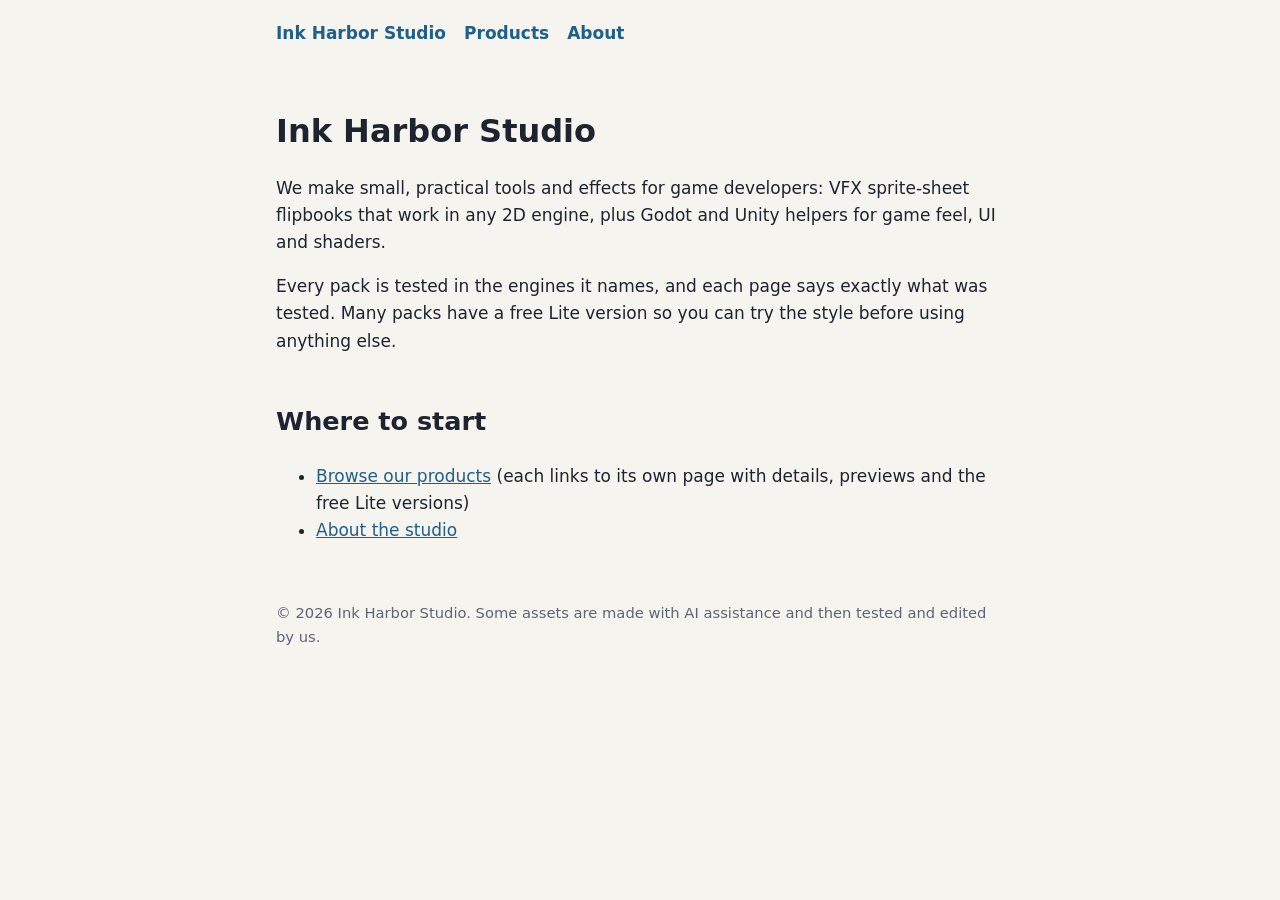
<file: index.html>
<!doctype html><html lang="en"><head><meta charset="utf-8"><meta name="viewport" content="width=device-width,initial-scale=1"><title>Ink Harbor Studio</title><meta name="description" content="Game development tools and VFX sprite sheets for Godot, Unity and GameMaker."><link rel="stylesheet" href="style.css"></head><body><header><nav><a href="index.html">Ink Harbor Studio</a><a href="products.html">Products</a><a href="about.html">About</a></nav></header><main>
<h1>Ink Harbor Studio</h1>
<p>We make small, practical tools and effects for game developers: VFX sprite-sheet flipbooks that work in any 2D engine, plus Godot and Unity helpers for game feel, UI and shaders.</p>
<p>Every pack is tested in the engines it names, and each page says exactly what was tested. Many packs have a free Lite version so you can try the style before using anything else.</p>
<h2>Where to start</h2>
<ul><li><a href="products.html">Browse our products</a> (each links to its own page with details, previews and the free Lite versions)</li>
<li><a href="about.html">About the studio</a></li></ul>
</main><footer class="muted">&copy; 2026 Ink Harbor Studio. Some assets are made with AI assistance and then tested and edited by us.</footer></body></html>
</file>
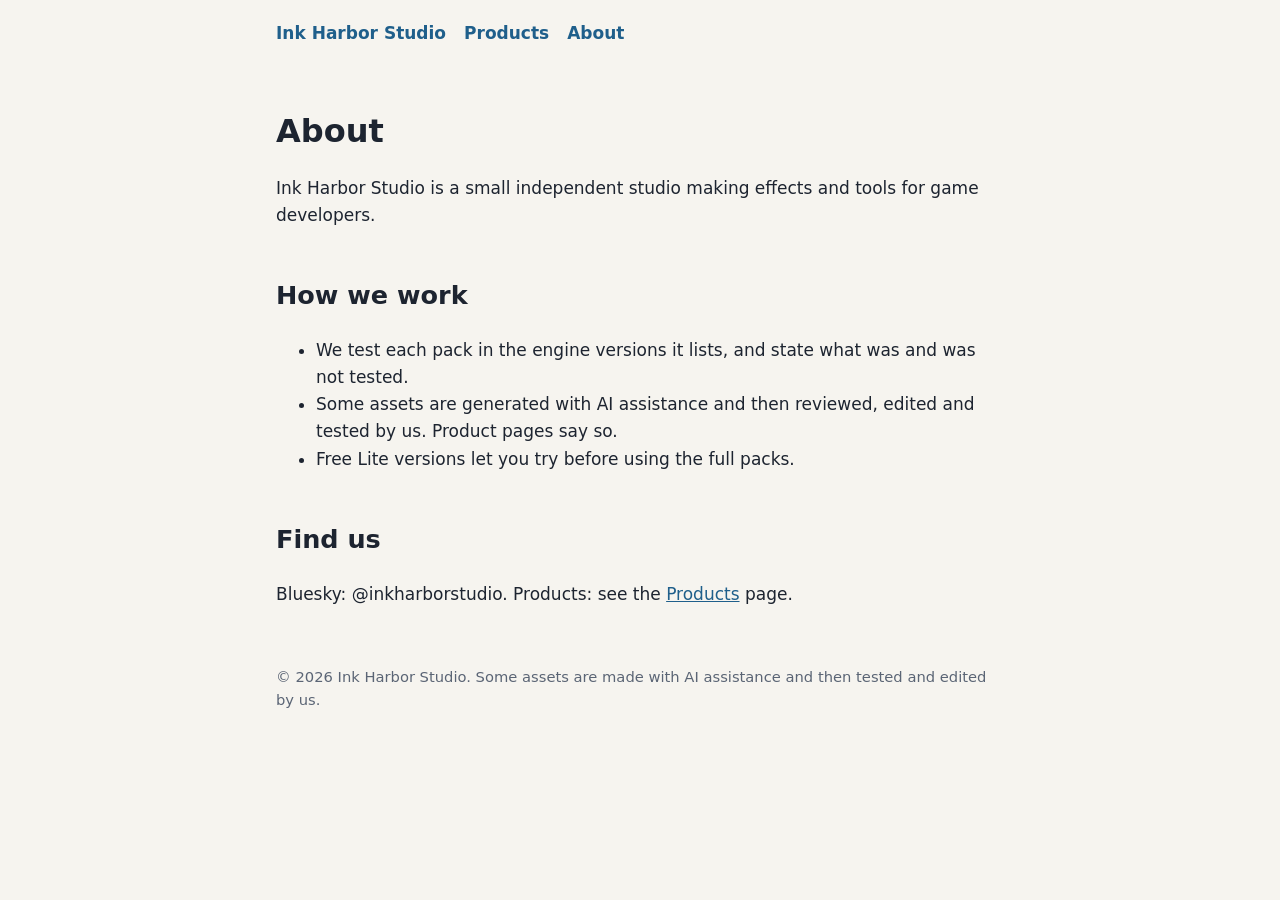
<file: about.html>
<!doctype html><html lang="en"><head><meta charset="utf-8"><meta name="viewport" content="width=device-width,initial-scale=1"><title>About - Ink Harbor Studio</title><meta name="description" content="About Ink Harbor Studio."><link rel="stylesheet" href="style.css"></head><body><header><nav><a href="index.html">Ink Harbor Studio</a><a href="products.html">Products</a><a href="about.html">About</a></nav></header><main>
<h1>About</h1>
<p>Ink Harbor Studio is a small independent studio making effects and tools for game developers.</p>
<h2>How we work</h2>
<ul><li>We test each pack in the engine versions it lists, and state what was and was not tested.</li>
<li>Some assets are generated with AI assistance and then reviewed, edited and tested by us. Product pages say so.</li>
<li>Free Lite versions let you try before using the full packs.</li></ul>
<h2>Find us</h2>
<p>Bluesky: @inkharborstudio. Products: see the <a href="products.html">Products</a> page.</p>
</main><footer class="muted">&copy; 2026 Ink Harbor Studio. Some assets are made with AI assistance and then tested and edited by us.</footer></body></html>
</file>
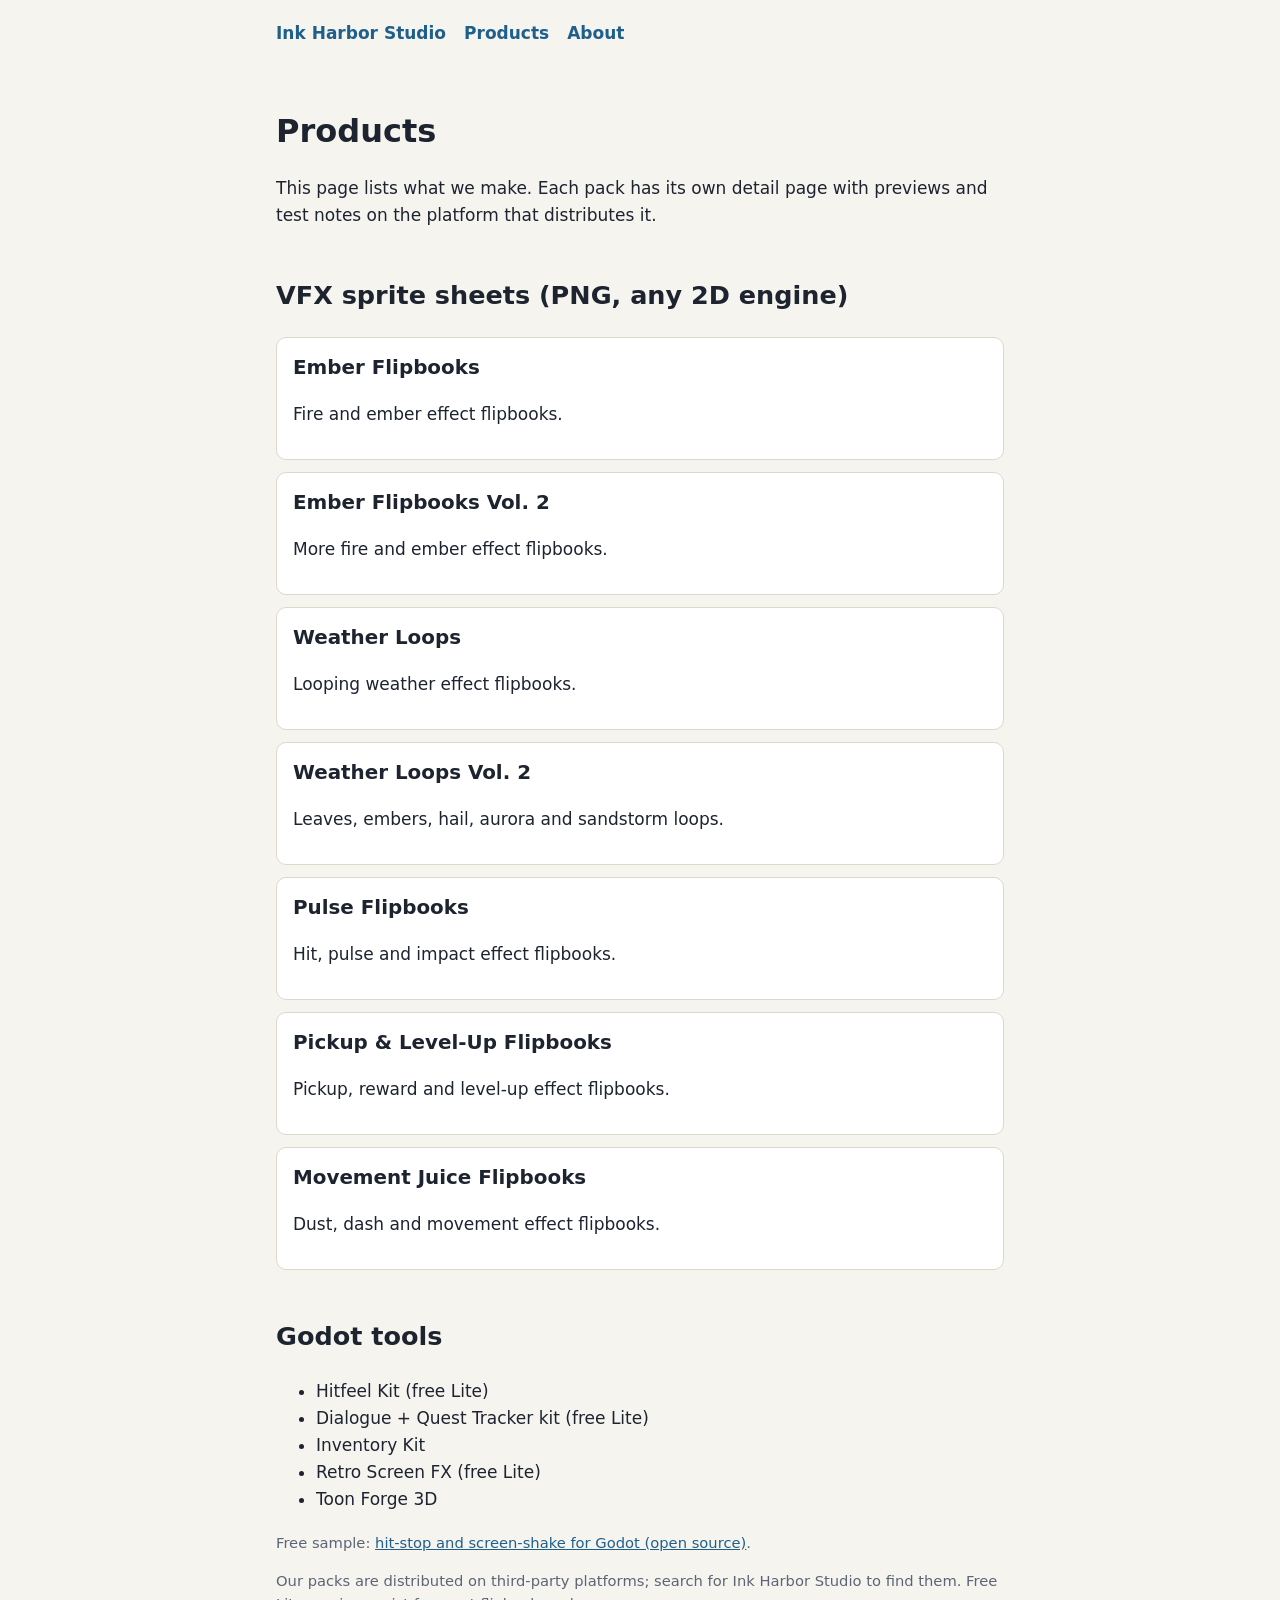
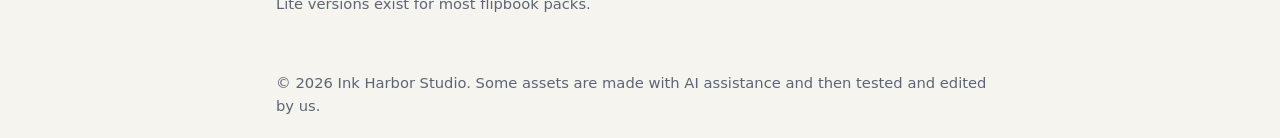
<file: products.html>
<!doctype html><html lang="en"><head><meta charset="utf-8"><meta name="viewport" content="width=device-width,initial-scale=1"><title>Products - Ink Harbor Studio</title><meta name="description" content="VFX flipbooks and game tools by Ink Harbor Studio."><link rel="stylesheet" href="style.css"></head><body><header><nav><a href="index.html">Ink Harbor Studio</a><a href="products.html">Products</a><a href="about.html">About</a></nav></header><main>
<h1>Products</h1>
<p>This page lists what we make. Each pack has its own detail page with previews and test notes on the platform that distributes it.</p>
<h2>VFX sprite sheets (PNG, any 2D engine)</h2>
<div class="card"><h3>Ember Flipbooks</h3><p>Fire and ember effect flipbooks.</p></div>
<div class="card"><h3>Ember Flipbooks Vol. 2</h3><p>More fire and ember effect flipbooks.</p></div>
<div class="card"><h3>Weather Loops</h3><p>Looping weather effect flipbooks.</p></div>
<div class="card"><h3>Weather Loops Vol. 2</h3><p>Leaves, embers, hail, aurora and sandstorm loops.</p></div>
<div class="card"><h3>Pulse Flipbooks</h3><p>Hit, pulse and impact effect flipbooks.</p></div>
<div class="card"><h3>Pickup &amp; Level-Up Flipbooks</h3><p>Pickup, reward and level-up effect flipbooks.</p></div>
<div class="card"><h3>Movement Juice Flipbooks</h3><p>Dust, dash and movement effect flipbooks.</p></div>
<h2>Godot tools</h2>
<ul><li>Hitfeel Kit (free Lite)</li>
<li>Dialogue + Quest Tracker kit (free Lite)</li>
<li>Inventory Kit</li>
<li>Retro Screen FX (free Lite)</li>
<li>Toon Forge 3D</li></ul>
<p class="muted">Free sample: <a href="https://github.com/Dev-Neuralnetwork/godot-hit-stop-screen-shake">hit-stop and screen-shake for Godot (open source)</a>.</p>
<p class="muted">Our packs are distributed on third-party platforms; search for Ink Harbor Studio to find them. Free Lite versions exist for most flipbook packs.</p>
</main><footer class="muted">&copy; 2026 Ink Harbor Studio. Some assets are made with AI assistance and then tested and edited by us.</footer></body></html>
</file>
<file: style.css>
:root{--bg:#f6f4ef;--fg:#1d2430;--muted:#5b6575;--accent:#1f5f8b;--card:#fff;--line:#ddd8cc}
@media(prefers-color-scheme:dark){:root{--bg:#14181f;--fg:#e8e6df;--muted:#9aa3b2;--accent:#7bb6e0;--card:#1c222c;--line:#2d3542}}
*{box-sizing:border-box}body{margin:0;background:var(--bg);color:var(--fg);font:17px/1.6 system-ui,sans-serif}
header,main,footer{max-width:760px;margin:0 auto;padding:20px 16px}
nav a{margin-right:18px;color:var(--accent);text-decoration:none;font-weight:600}
h1{font-size:2rem;margin:.6em 0 .3em}h2{margin-top:1.8em}
a{color:var(--accent)}.card{background:var(--card);border:1px solid var(--line);border-radius:10px;padding:14px 16px;margin:12px 0}
.card h3{margin:0 0 4px}.muted{color:var(--muted);font-size:.92rem}
</file>
